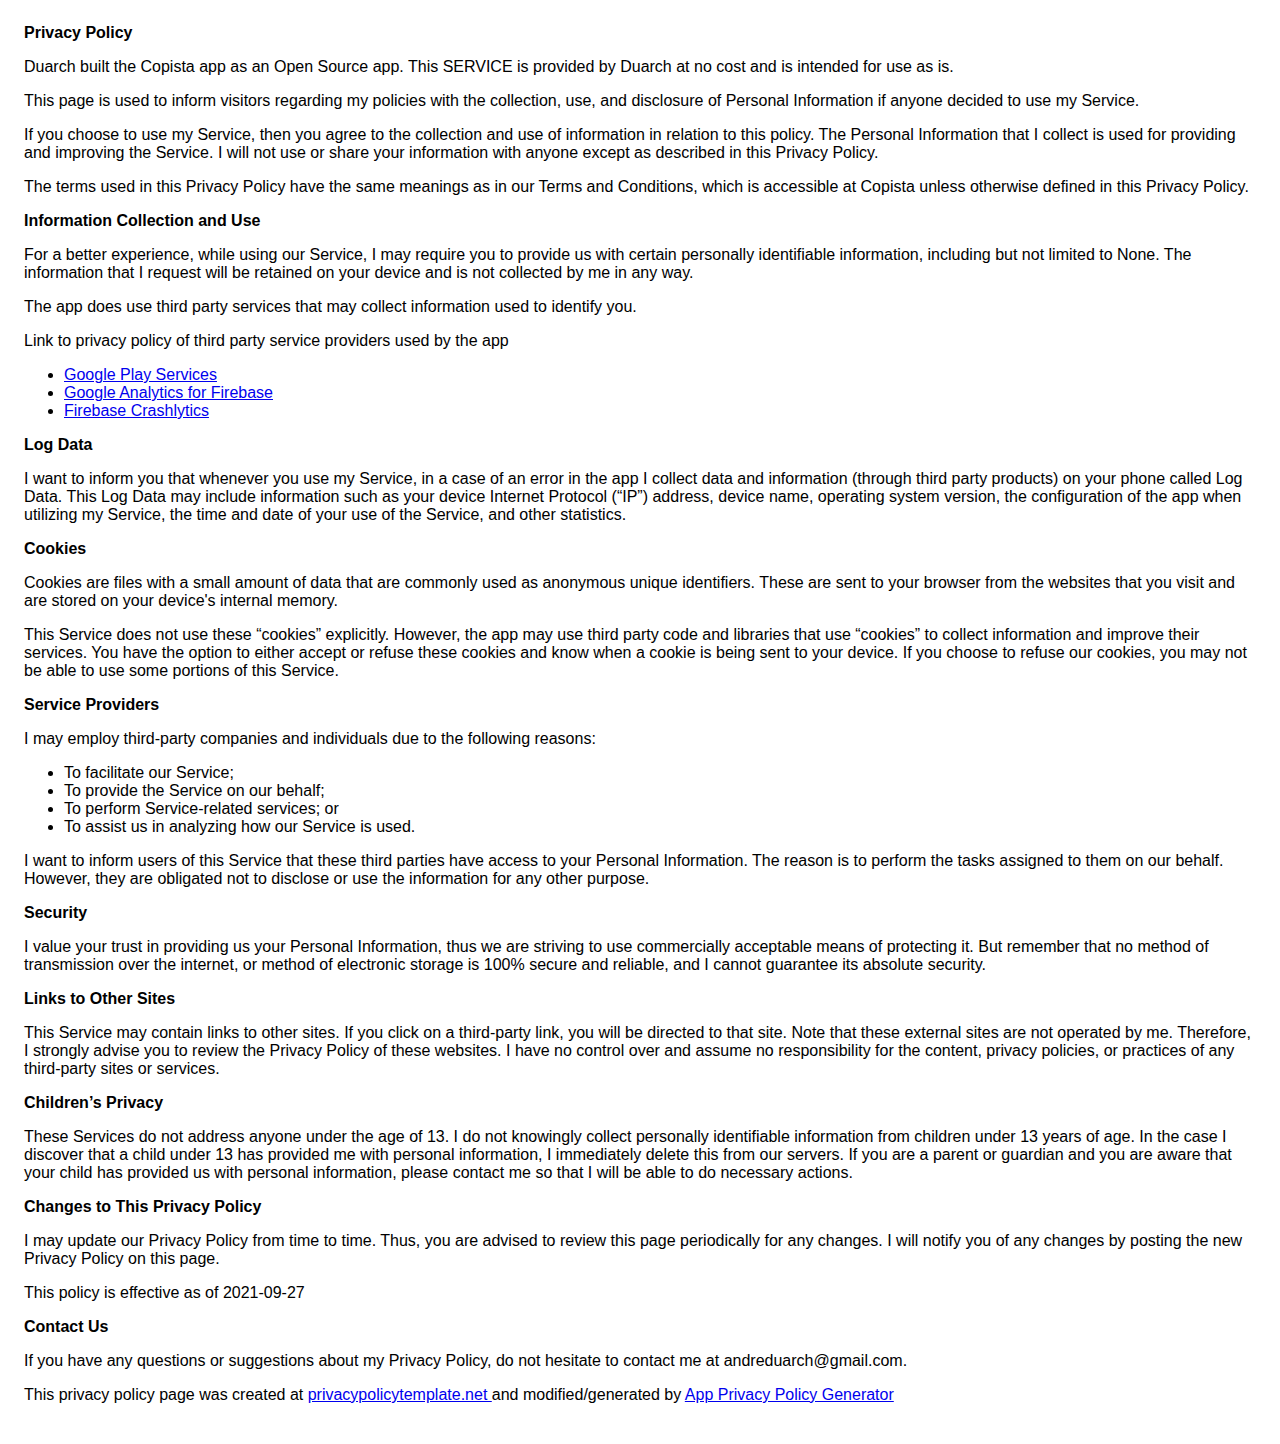
<file: policy.html>
<!DOCTYPE html>
<html>

<head>
    <meta charset='utf-8'>
    <meta name='viewport' content='width=device-width'>
    <title>Privacy Policy</title>
    <style>
        body {
            font-family: 'Helvetica Neue', Helvetica, Arial, sans-serif;
            padding: 1em;
        }
    </style>
</head>

<body>
    <strong>Privacy Policy</strong>
    <p>
        Duarch built the Copista app as an Open Source app. This SERVICE is provided by Duarch at no cost and is intended for use as is.
    </p>
    <p>
        This page is used to inform visitors regarding my policies with the collection, use, and disclosure of Personal Information if anyone decided to use my Service.
    </p>
    <p>
        If you choose to use my Service, then you agree to the collection and use of information in relation to this policy. The Personal Information that I collect is used for providing and improving the Service. I will not use or share your information with
        anyone except as described in this Privacy Policy.
    </p>
    <p>
        The terms used in this Privacy Policy have the same meanings as in our Terms and Conditions, which is accessible at Copista unless otherwise defined in this Privacy Policy.
    </p>
    <p><strong>Information Collection and Use</strong></p>
    <p>
        For a better experience, while using our Service, I may require you to provide us with certain personally identifiable information, including but not limited to None. The information that I request will be retained on your device and is not collected
        by me in any way.
    </p>
    <div>
        <p>
            The app does use third party services that may collect information used to identify you.
        </p>
        <p>
            Link to privacy policy of third party service providers used by the app
        </p>
        <ul>
            <li><a href="https://www.google.com/policies/privacy/" target="_blank" rel="noopener noreferrer">Google Play Services</a></li>
            <!---->
            <li><a href="https://firebase.google.com/policies/analytics" target="_blank" rel="noopener noreferrer">Google Analytics for Firebase</a></li>
            <li><a href="https://firebase.google.com/support/privacy/" target="_blank" rel="noopener noreferrer">Firebase Crashlytics</a></li>
            <!---->
            <!---->
            <!---->
            <!---->
            <!---->
            <!---->
            <!---->
            <!---->
            <!---->
            <!---->
            <!---->
            <!---->
            <!---->
            <!---->
            <!---->
            <!---->
            <!---->
            <!---->
            <!---->
            <!---->
            <!---->
            <!---->
            <!---->
        </ul>
    </div>
    <p><strong>Log Data</strong></p>
    <p>
        I want to inform you that whenever you use my Service, in a case of an error in the app I collect data and information (through third party products) on your phone called Log Data. This Log Data may include information such as your device Internet Protocol
        (“IP”) address, device name, operating system version, the configuration of the app when utilizing my Service, the time and date of your use of the Service, and other statistics.
    </p>
    <p><strong>Cookies</strong></p>
    <p>
        Cookies are files with a small amount of data that are commonly used as anonymous unique identifiers. These are sent to your browser from the websites that you visit and are stored on your device's internal memory.
    </p>
    <p>
        This Service does not use these “cookies” explicitly. However, the app may use third party code and libraries that use “cookies” to collect information and improve their services. You have the option to either accept or refuse these cookies and know when
        a cookie is being sent to your device. If you choose to refuse our cookies, you may not be able to use some portions of this Service.
    </p>
    <p><strong>Service Providers</strong></p>
    <p>
        I may employ third-party companies and individuals due to the following reasons:
    </p>
    <ul>
        <li>To facilitate our Service;</li>
        <li>To provide the Service on our behalf;</li>
        <li>To perform Service-related services; or</li>
        <li>To assist us in analyzing how our Service is used.</li>
    </ul>
    <p>
        I want to inform users of this Service that these third parties have access to your Personal Information. The reason is to perform the tasks assigned to them on our behalf. However, they are obligated not to disclose or use the information for any other
        purpose.
    </p>
    <p><strong>Security</strong></p>
    <p>
        I value your trust in providing us your Personal Information, thus we are striving to use commercially acceptable means of protecting it. But remember that no method of transmission over the internet, or method of electronic storage is 100% secure and
        reliable, and I cannot guarantee its absolute security.
    </p>
    <p><strong>Links to Other Sites</strong></p>
    <p>
        This Service may contain links to other sites. If you click on a third-party link, you will be directed to that site. Note that these external sites are not operated by me. Therefore, I strongly advise you to review the Privacy Policy of these websites.
        I have no control over and assume no responsibility for the content, privacy policies, or practices of any third-party sites or services.
    </p>
    <p><strong>Children’s Privacy</strong></p>
    <p>
        These Services do not address anyone under the age of 13. I do not knowingly collect personally identifiable information from children under 13 years of age. In the case I discover that a child under 13 has provided me with personal information, I immediately
        delete this from our servers. If you are a parent or guardian and you are aware that your child has provided us with personal information, please contact me so that I will be able to do necessary actions.
    </p>
    <p><strong>Changes to This Privacy Policy</strong></p>
    <p>
        I may update our Privacy Policy from time to time. Thus, you are advised to review this page periodically for any changes. I will notify you of any changes by posting the new Privacy Policy on this page.
    </p>
    <p>This policy is effective as of 2021-09-27</p>
    <p><strong>Contact Us</strong></p>
    <p>
        If you have any questions or suggestions about my Privacy Policy, do not hesitate to contact me at andreduarch@gmail.com.
    </p>
    <p>This privacy policy page was created at <a href="https://privacypolicytemplate.net" target="_blank" rel="noopener noreferrer">privacypolicytemplate.net </a>and modified/generated by <a href="https://app-privacy-policy-generator.nisrulz.com/" target="_blank"
            rel="noopener noreferrer">App Privacy Policy Generator</a></p>
</body>

</html>
</file>
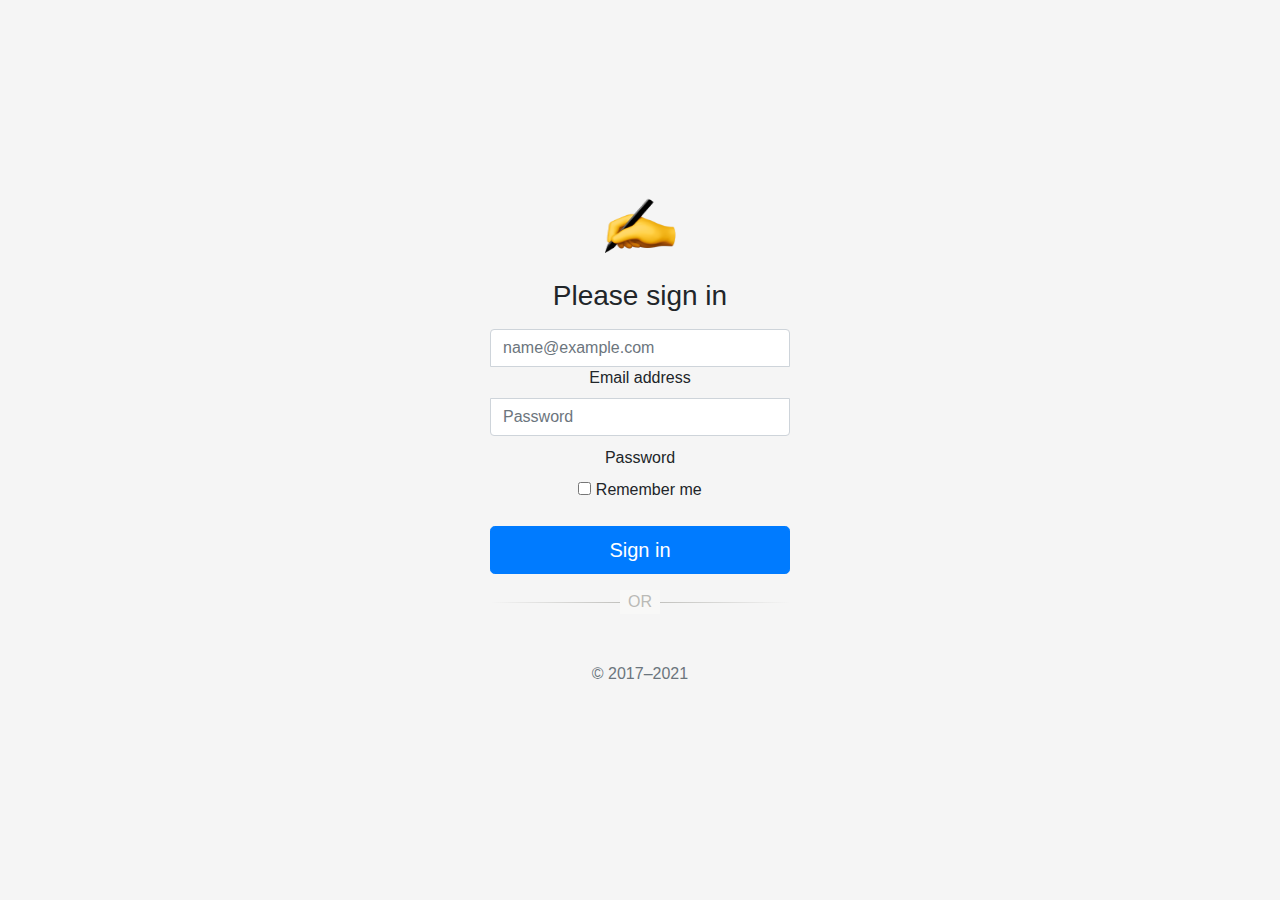
<file: sign.html>
<!doctype html>
<html lang="en">

<head>
    <meta charset="UTF-8">
    <title>Copista</title>

    <meta name="viewport" content="width=device-width, initial-scale=1">
    <meta name="google-signin-client_id" content="722187334866-9n5i397krlgsi5hko89dnovarlrp9g9k.apps.googleusercontent.com">
    <link rel="stylesheet" href="https://maxcdn.bootstrapcdn.com/bootstrap/4.3.1/css/bootstrap.min.css">

    <script src="https://ajax.googleapis.com/ajax/libs/jquery/3.4.1/jquery.min.js"></script>

    <script src="https://cdnjs.cloudflare.com/ajax/libs/popper.js/1.14.7/umd/popper.min.js"></script>

    <script src="https://maxcdn.bootstrapcdn.com/bootstrap/4.3.1/js/bootstrap.min.js"></script>
    <script src="https://accounts.google.com/gsi/client" async defer></script>
    <link rel="stylesheet" href="src/colors.css">
    <style>
        .bd-placeholder-img {
            font-size: 1.125rem;
            text-anchor: middle;
            -webkit-user-select: none;
            -moz-user-select: none;
            user-select: none;
        }
        
        @media (min-width: 768px) {
            .bd-placeholder-img-lg {
                font-size: 3.5rem;
            }
        }
    </style>

</head>

<body class="text-center">

    <main class="form-signin">
        <form>
            <img class="mb-4" src="assets/icons/writing-hand-120.png" alt="" width="72" height="57">
            <h1 class="h3 mb-3 fw-normal">Please sign in</h1>

            <div class="form-floating">
                <input type="email" class="form-control" id="floatingInput" placeholder="name@example.com">
                <label for="floatingInput">Email address</label>
            </div>
            <div class="form-floating">
                <input type="password" class="form-control" id="floatingPassword" placeholder="Password">
                <label for="floatingPassword">Password</label>
            </div>

            <div class="checkbox mb-3">
                <label>
        <input type="checkbox" value="remember-me"> Remember me
      </label>
            </div>
            <button class="w-100 btn btn-lg btn-primary" type="submit">Sign in</button>
            <hr class="hr-text" data-content="OR">

            <div class="w-100 g-signin2" id="my-signin2" data-onsuccess="onSignIn"></div>

            <p class="mt-5 mb-3 text-muted">&copy; 2017–2021</p>
        </form>
    </main>

    <script>
        function onSuccess(googleUser) {
            console.log('Logged in as: ' + googleUser.getBasicProfile().getName());
        }

        function onFailure(error) {
            console.log(error);
        }

        function renderButton() {
            gapi.signin2.render('my-signin2', {
                'scope': 'profile email',
                'width': 300,
                'height': 50,
                'longtitle': true,
                'theme': 'dark',
                'onsuccess': onSuccess,
                'onfailure': onFailure
            });
        }
    </script>
    <script src="https://apis.google.com/js/platform.js?onload=renderButton" async defer></script>
</body>

</html>
</file>
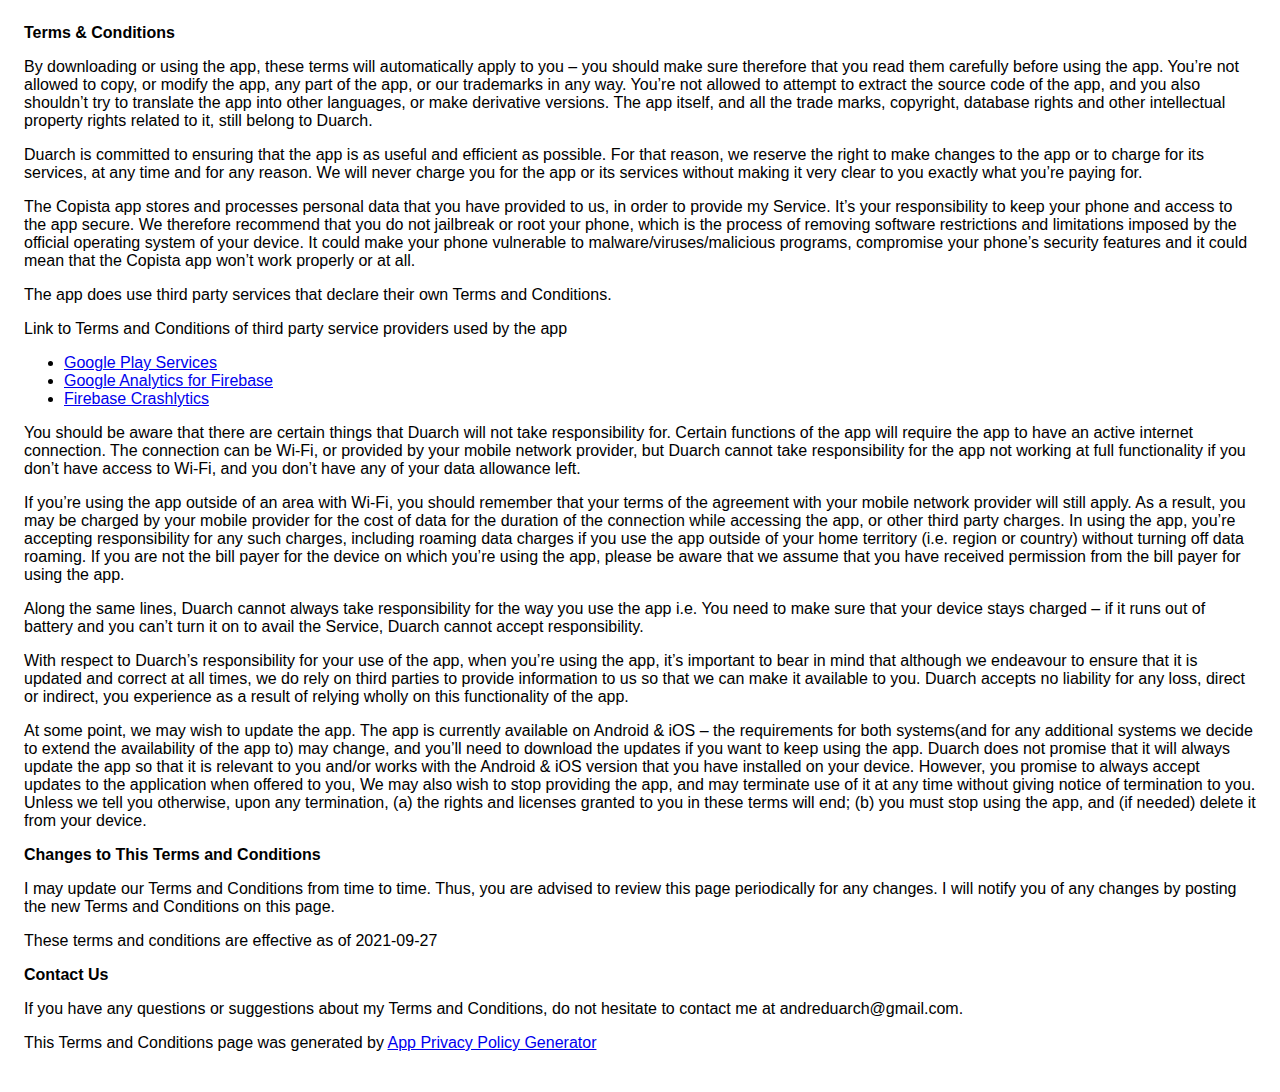
<file: terms.html>
<!DOCTYPE html>
<html>

<head>
    <meta charset='utf-8'>
    <meta name='viewport' content='width=device-width'>
    <title>Terms &amp; Conditions</title>
    <style>
        body {
            font-family: 'Helvetica Neue', Helvetica, Arial, sans-serif;
            padding: 1em;
        }
    </style>
</head>

<body>
    <strong>Terms &amp; Conditions</strong>
    <p>
        By downloading or using the app, these terms will automatically apply to you – you should make sure therefore that you read them carefully before using the app. You’re not allowed to copy, or modify the app, any part of the app, or our trademarks in any
        way. You’re not allowed to attempt to extract the source code of the app, and you also shouldn’t try to translate the app into other languages, or make derivative versions. The app itself, and all the trade marks, copyright, database rights and
        other intellectual property rights related to it, still belong to Duarch.
    </p>
    <p>
        Duarch is committed to ensuring that the app is as useful and efficient as possible. For that reason, we reserve the right to make changes to the app or to charge for its services, at any time and for any reason. We will never charge you for the app or
        its services without making it very clear to you exactly what you’re paying for.
    </p>
    <p>
        The Copista app stores and processes personal data that you have provided to us, in order to provide my Service. It’s your responsibility to keep your phone and access to the app secure. We therefore recommend that you do not jailbreak or root your phone,
        which is the process of removing software restrictions and limitations imposed by the official operating system of your device. It could make your phone vulnerable to malware/viruses/malicious programs, compromise your phone’s security features
        and it could mean that the Copista app won’t work properly or at all.
    </p>
    <div>
        <p>
            The app does use third party services that declare their own Terms and Conditions.
        </p>
        <p>
            Link to Terms and Conditions of third party service providers used by the app
        </p>
        <ul>
            <li><a href="https://policies.google.com/terms" target="_blank" rel="noopener noreferrer">Google Play Services</a></li>
            <!---->
            <li><a href="https://firebase.google.com/terms/analytics" target="_blank" rel="noopener noreferrer">Google Analytics for Firebase</a></li>
            <li><a href="https://firebase.google.com/terms/crashlytics" target="_blank" rel="noopener noreferrer">Firebase Crashlytics</a></li>
            <!---->
            <!---->
            <!---->
            <!---->
            <!---->
            <!---->
            <!---->
            <!---->
            <!---->
            <!---->
            <!---->
            <!---->
            <!---->
            <!---->
            <!---->
            <!---->
            <!---->
            <!---->
            <!---->
            <!---->
            <!---->
            <!---->
            <!---->
        </ul>
    </div>
    <p>
        You should be aware that there are certain things that Duarch will not take responsibility for. Certain functions of the app will require the app to have an active internet connection. The connection can be Wi-Fi, or provided by your mobile network provider,
        but Duarch cannot take responsibility for the app not working at full functionality if you don’t have access to Wi-Fi, and you don’t have any of your data allowance left.
    </p>
    <p></p>
    <p>
        If you’re using the app outside of an area with Wi-Fi, you should remember that your terms of the agreement with your mobile network provider will still apply. As a result, you may be charged by your mobile provider for the cost of data for the duration
        of the connection while accessing the app, or other third party charges. In using the app, you’re accepting responsibility for any such charges, including roaming data charges if you use the app outside of your home territory (i.e. region or country)
        without turning off data roaming. If you are not the bill payer for the device on which you’re using the app, please be aware that we assume that you have received permission from the bill payer for using the app.
    </p>
    <p>
        Along the same lines, Duarch cannot always take responsibility for the way you use the app i.e. You need to make sure that your device stays charged – if it runs out of battery and you can’t turn it on to avail the Service, Duarch cannot accept responsibility.
    </p>
    <p>
        With respect to Duarch’s responsibility for your use of the app, when you’re using the app, it’s important to bear in mind that although we endeavour to ensure that it is updated and correct at all times, we do rely on third parties to provide information
        to us so that we can make it available to you. Duarch accepts no liability for any loss, direct or indirect, you experience as a result of relying wholly on this functionality of the app.
    </p>
    <p>
        At some point, we may wish to update the app. The app is currently available on Android &amp; iOS – the requirements for both systems(and for any additional systems we decide to extend the availability of the app to) may change, and you’ll need to download
        the updates if you want to keep using the app. Duarch does not promise that it will always update the app so that it is relevant to you and/or works with the Android &amp; iOS version that you have installed on your device. However, you promise
        to always accept updates to the application when offered to you, We may also wish to stop providing the app, and may terminate use of it at any time without giving notice of termination to you. Unless we tell you otherwise, upon any termination,
        (a) the rights and licenses granted to you in these terms will end; (b) you must stop using the app, and (if needed) delete it from your device.
    </p>
    <p><strong>Changes to This Terms and Conditions</strong></p>
    <p>
        I may update our Terms and Conditions from time to time. Thus, you are advised to review this page periodically for any changes. I will notify you of any changes by posting the new Terms and Conditions on this page.
    </p>
    <p>
        These terms and conditions are effective as of 2021-09-27
    </p>
    <p><strong>Contact Us</strong></p>
    <p>
        If you have any questions or suggestions about my Terms and Conditions, do not hesitate to contact me at andreduarch@gmail.com.
    </p>
    <p>This Terms and Conditions page was generated by <a href="https://app-privacy-policy-generator.nisrulz.com/" target="_blank" rel="noopener noreferrer">App Privacy Policy Generator</a></p>
</body>

</html>
</file>
<file: src/colors.css>
/*------------------------------------
- COLOR charlie
------------------------------------*/

.alert-charlie {
    color: #954401;
    background-color: #feedde;
    border-color: #fee1ca;
}

.alert-charlie hr {
    border-top-color: #fed4b0;
}

.alert-charlie .alert-link {
    color: #622d00;
}

.badge-charlie {
    color: #212529;
    background-color: #fd7e14;
}

.badge-charlie[href]:hover,
.badge-charlie[href]:focus {
    color: #212529;
    background-color: #dc6501;
}

.bg-charlie {
    background-color: #fd7e14 !important;
}

a.bg-charlie:hover,
a.bg-charlie:focus,
button.bg-charlie:hover,
button.bg-charlie:focus {
    background-color: #dc6501 !important;
}

.border-charlie {
    border-color: #fd7e14 !important;
}

.btn-charlie {
    color: #212529;
    background-color: #fd7e14;
    border-color: #fd7e14;
}

.btn-charlie:hover {
    color: #212529;
    background-color: #eb6c02;
    border-color: #dc6501;
}

.btn-charlie:focus,
.btn-charlie.focus {
    box-shadow: 0 0 0 0.2rem rgba(253, 126, 20, 0.5);
}

.btn-charlie.disabled,
.btn-charlie:disabled {
    color: #212529;
    background-color: #fd7e14;
    border-color: #fd7e14;
}

.btn-charlie:not(:disabled):not(.disabled):active,
.btn-charlie:not(:disabled):not(.disabled).active,
.show>.btn-charlie.dropdown-toggle {
    color: #212529;
    background-color: #dc6501;
    border-color: #cc5e01;
}

.btn-charlie:not(:disabled):not(.disabled):active:focus,
.btn-charlie:not(:disabled):not(.disabled).active:focus,
.show>.btn-charlie.dropdown-toggle:focus {
    box-shadow: 0 0 0 0.2rem rgba(253, 126, 20, 0.5);
}

.btn-outline-charlie {
    color: #fd7e14;
    background-color: transparent;
    border-color: #fd7e14;
}

.btn-outline-charlie:hover {
    color: #212529;
    background-color: #fd7e14;
    border-color: #fd7e14;
}

.btn-outline-charlie:focus,
.btn-outline-charlie.focus {
    box-shadow: 0 0 0 0.2rem rgba(253, 126, 20, 0.5);
}

.btn-outline-charlie.disabled,
.btn-outline-charlie:disabled {
    color: #fd7e14;
    background-color: transparent;
}

.btn-outline-charlie:not(:disabled):not(.disabled):active,
.btn-outline-charlie:not(:disabled):not(.disabled).active,
.show>.btn-outline-charlie.dropdown-toggle {
    color: #212529;
    background-color: #fd7e14;
    border-color: #fd7e14;
}

.btn-outline-charlie:not(:disabled):not(.disabled):active:focus,
.btn-outline-charlie:not(:disabled):not(.disabled).active:focus,
.show>.btn-outline-charlie.dropdown-toggle:focus {
    box-shadow: 0 0 0 0.2rem rgba(253, 126, 20, 0.5);
}

.list-group-item-charlie {
    color: #954401;
    background-color: #fee1ca;
}

.list-group-item-charlie.list-group-item-action:hover,
.list-group-item-charlie.list-group-item-action:focus {
    color: #954401;
    background-color: #fed4b0;
}

.list-group-item-charlie.list-group-item-action.active {
    color: #212529;
    background-color: #954401;
    border-color: #954401;
}

.table-charlie,
.table-charlie>th,
.table-charlie>td {
    background-color: #fee1ca;
}

.table-hover .table-charlie:hover {
    background-color: #fed4b0;
}

.table-hover .table-charlie:hover>td,
.table-hover .table-charlie:hover>th {
    background-color: #fed4b0;
}

.text-charlie {
    color: #fd7e14 !important;
}

a.text-charlie:hover,
a.text-charlie:focus {
    color: #dc6501 !important;
}

html,
body {
    height: 100%;
}

body {
    display: flex;
    align-items: center;
    padding-top: 40px;
    padding-bottom: 40px;
    background-color: #f5f5f5;
}

.form-signin {
    width: 100%;
    max-width: 330px;
    padding: 15px;
    margin: auto;
}

.form-signin .checkbox {
    font-weight: 400;
}

.form-signin .form-floating:focus-within {
    z-index: 2;
}

.form-signin input[type="email"] {
    margin-bottom: -1px;
    border-bottom-right-radius: 0;
    border-bottom-left-radius: 0;
}

.form-signin input[type="password"] {
    margin-bottom: 10px;
    border-top-left-radius: 0;
    border-top-right-radius: 0;
}

.hr-text {
    line-height: 1em;
    position: relative;
    outline: 0;
    border: 0;
    color: black;
    text-align: center;
    height: 1.5em;
    opacity: .5
}

.hr-text:before {
    content: "";
    background: linear-gradient(to right, transparent, #818078, transparent);
    position: absolute;
    left: 0;
    top: 50%;
    width: 100%;
    height: 1px;
}

.hr-text:after {
    content: attr(data-content);
    position: relative;
    display: inline-block;
    color: black;
    padding: 0 .5em;
    line-height: 1.5em;
    color: #818078;
    background-color: #fcfcfa;
}
</file>
